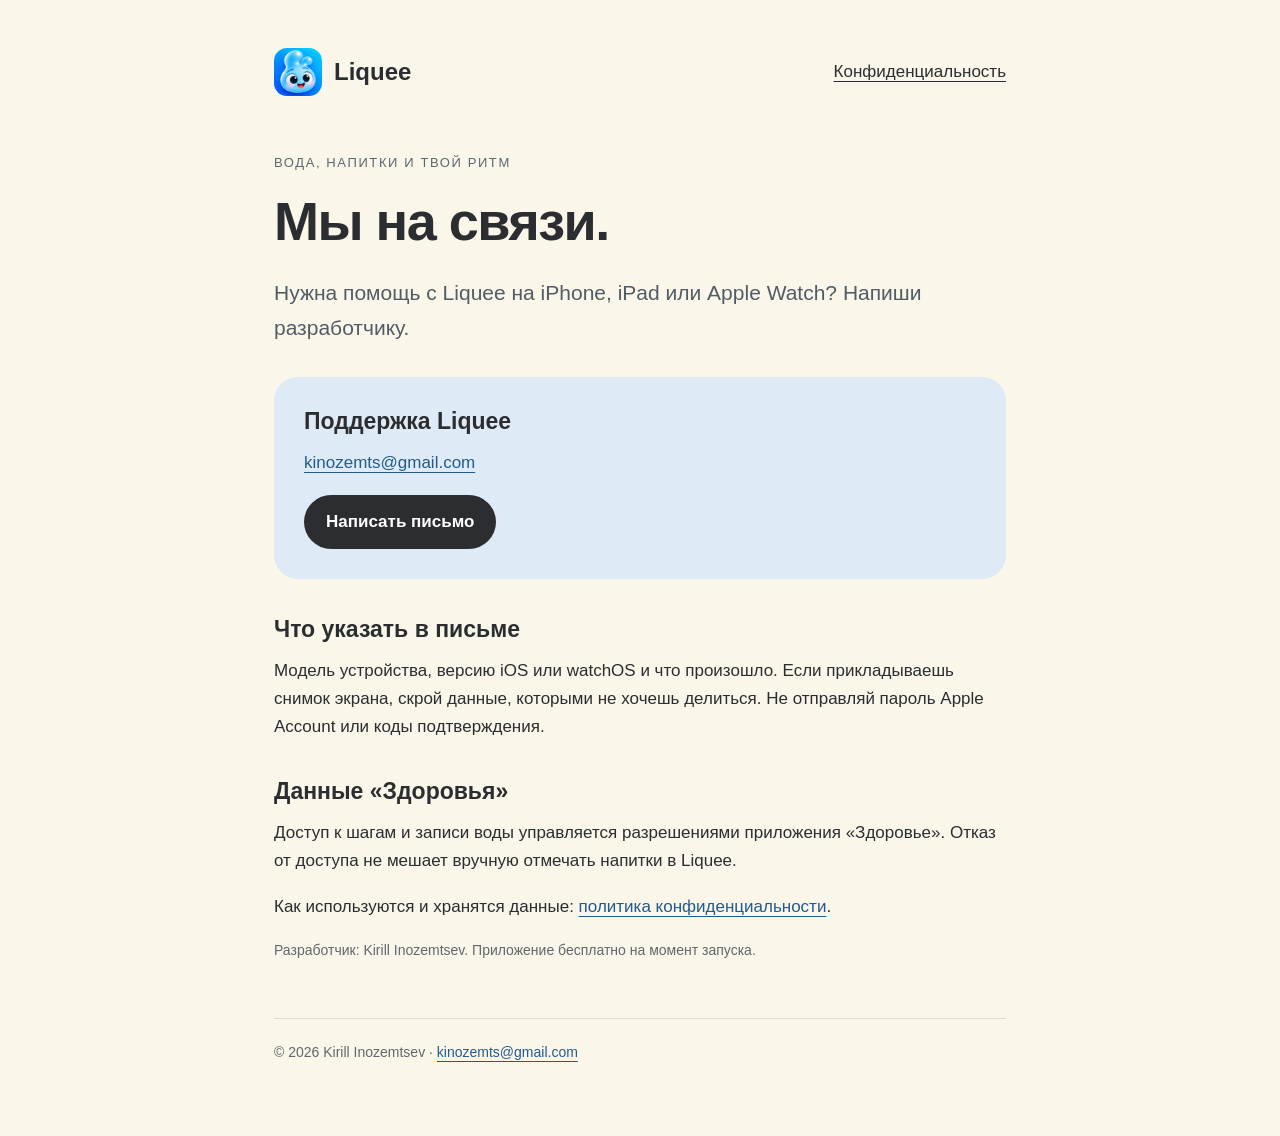
<file: index.html>
<!doctype html><html lang="ru"><head><meta charset="utf-8"><meta name="viewport" content="width=device-width,initial-scale=1"><title>Liquee — поддержка</title><meta name="description" content="Поддержка Liquee и информация о конфиденциальности данных трекера воды."><link rel="icon" href="./icon.png"><link rel="stylesheet" href="./style.css"></head><body><main class=""><nav aria-label="Навигация"><a class="brand" href="./"><img src="./icon.png" alt="" width="48" height="48">Liquee</a><a href="./privacy.html">Конфиденциальность</a></nav><p class="eyebrow">Вода, напитки и твой ритм</p><h1>Мы на связи.</h1><p class="lead">Нужна помощь с Liquee на iPhone, iPad или Apple Watch? Напиши разработчику.</p><section class="contact" aria-labelledby="contact-title"><h2 id="contact-title" style="margin-top:0">Поддержка Liquee</h2><p><a href="mailto:kinozemts@gmail.com">kinozemts@gmail.com</a></p><a class="button" href="mailto:kinozemts@gmail.com?subject=Liquee%20%E2%80%94%20%D0%BF%D0%BE%D0%B4%D0%B4%D0%B5%D1%80%D0%B6%D0%BA%D0%B0">Написать письмо</a></section><h2>Что указать в письме</h2><p>Модель устройства, версию iOS или watchOS и что произошло. Если прикладываешь снимок экрана, скрой данные, которыми не хочешь делиться. Не отправляй пароль Apple Account или коды подтверждения.</p><h2>Данные «Здоровья»</h2><p>Доступ к шагам и записи воды управляется разрешениями приложения «Здоровье». Отказ от доступа не мешает вручную отмечать напитки в Liquee.</p><p>Как используются и хранятся данные: <a href="./privacy.html">политика конфиденциальности</a>.</p><p class="meta">Разработчик: Kirill Inozemtsev. Приложение бесплатно на момент запуска.</p><footer>© 2026 Kirill Inozemtsev · <a href="mailto:kinozemts@gmail.com">kinozemts@gmail.com</a></footer></main></body></html>
</file>
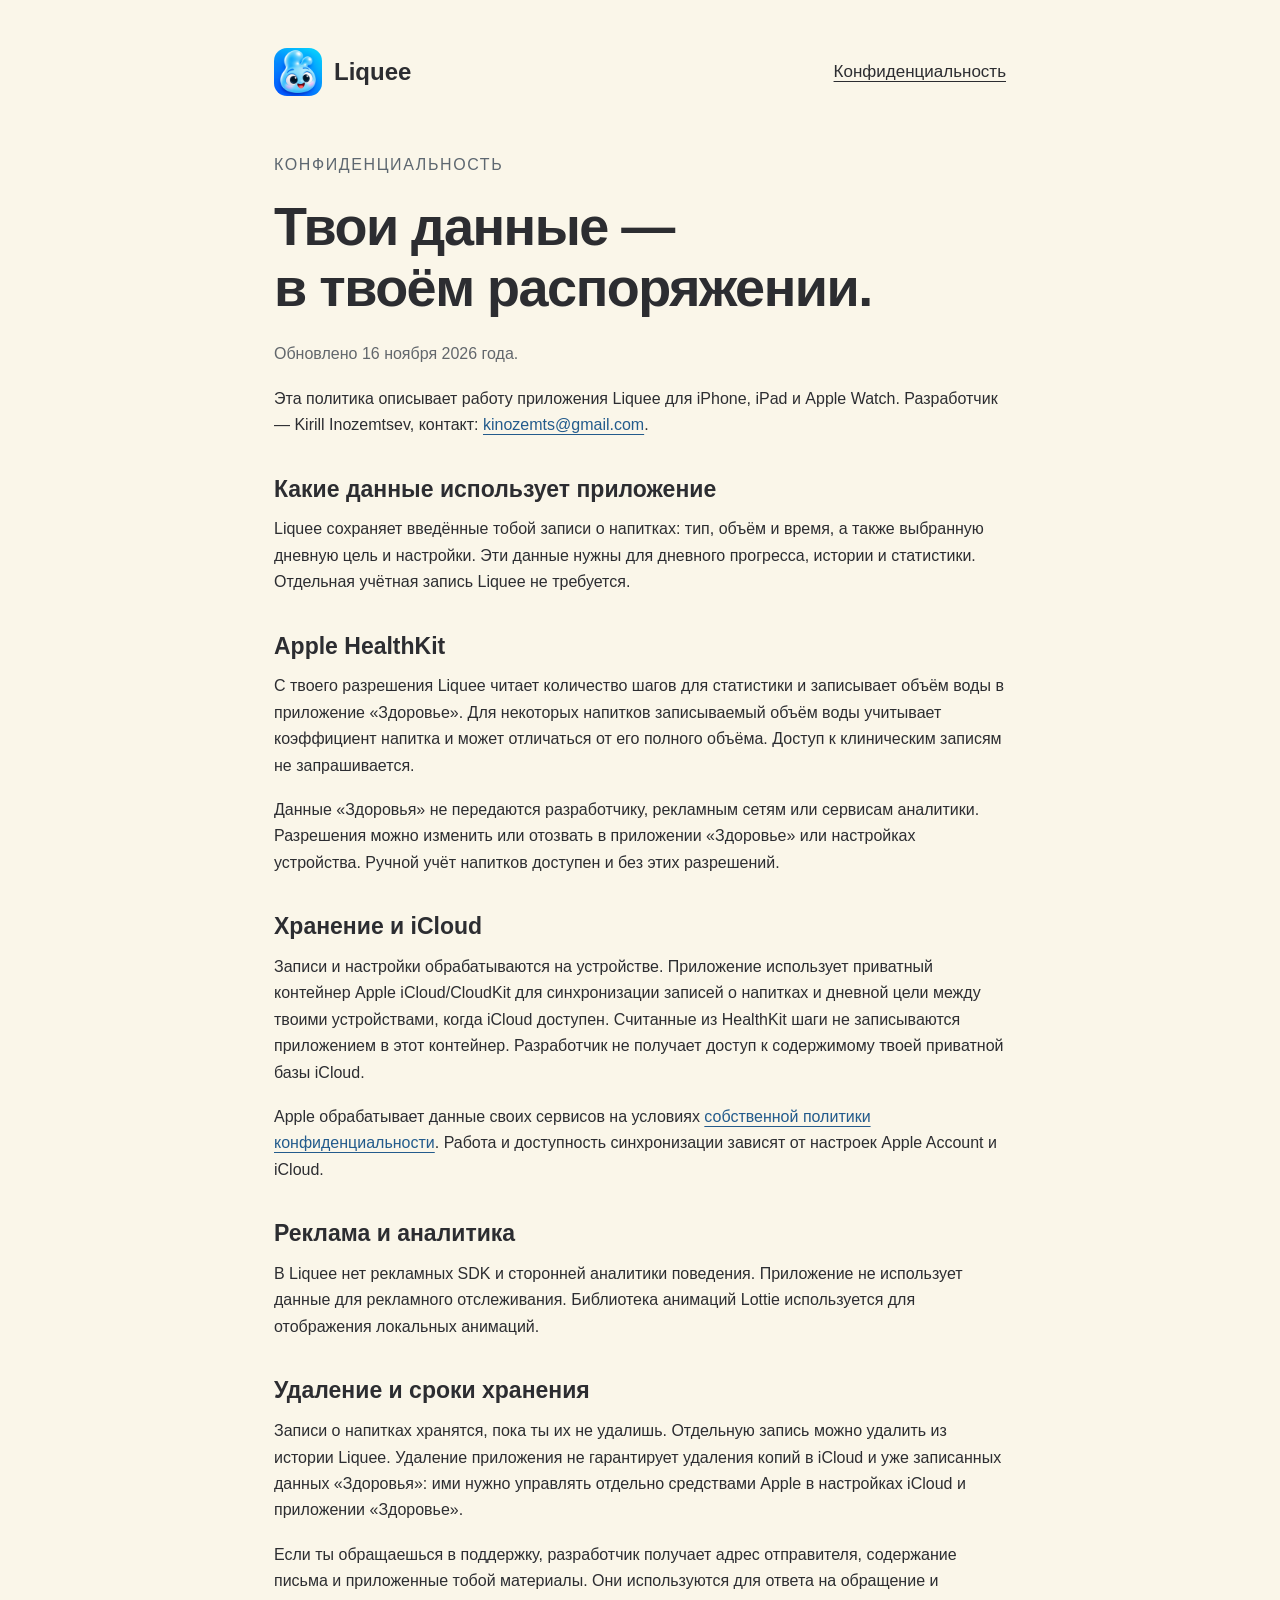
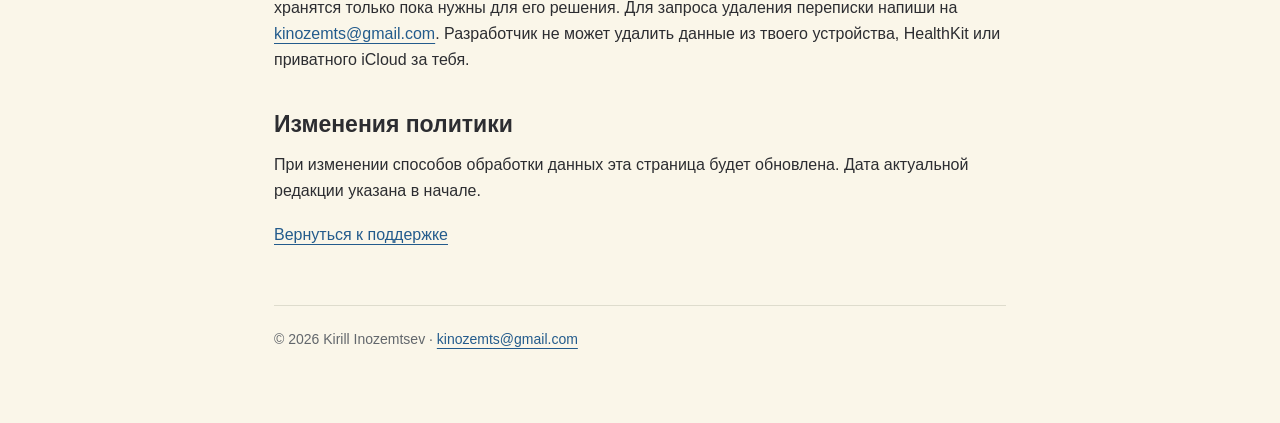
<file: privacy.html>
<!doctype html><html lang="ru"><head><meta charset="utf-8"><meta name="viewport" content="width=device-width,initial-scale=1"><title>Liquee — политика конфиденциальности</title><meta name="description" content="Поддержка Liquee и информация о конфиденциальности данных трекера воды."><link rel="icon" href="./icon.png"><link rel="stylesheet" href="./style.css"></head><body><main class="policy"><nav aria-label="Навигация"><a class="brand" href="./"><img src="./icon.png" alt="" width="48" height="48">Liquee</a><a href="./privacy.html">Конфиденциальность</a></nav><p class="eyebrow">Конфиденциальность</p><h1>Твои данные —<br>в твоём распоряжении.</h1><p class="meta">Обновлено 16 ноября 2026 года.</p><p>Эта политика описывает работу приложения Liquee для iPhone, iPad и Apple Watch. Разработчик — Kirill Inozemtsev, контакт: <a href="mailto:kinozemts@gmail.com">kinozemts@gmail.com</a>.</p><h2>Какие данные использует приложение</h2><p>Liquee сохраняет введённые тобой записи о напитках: тип, объём и время, а также выбранную дневную цель и настройки. Эти данные нужны для дневного прогресса, истории и статистики. Отдельная учётная запись Liquee не требуется.</p><h2>Apple HealthKit</h2><p>С твоего разрешения Liquee читает количество шагов для статистики и записывает объём воды в приложение «Здоровье». Для некоторых напитков записываемый объём воды учитывает коэффициент напитка и может отличаться от его полного объёма. Доступ к клиническим записям не запрашивается.</p><p>Данные «Здоровья» не передаются разработчику, рекламным сетям или сервисам аналитики. Разрешения можно изменить или отозвать в приложении «Здоровье» или настройках устройства. Ручной учёт напитков доступен и без этих разрешений.</p><h2>Хранение и iCloud</h2><p>Записи и настройки обрабатываются на устройстве. Приложение использует приватный контейнер Apple iCloud/CloudKit для синхронизации записей о напитках и дневной цели между твоими устройствами, когда iCloud доступен. Считанные из HealthKit шаги не записываются приложением в этот контейнер. Разработчик не получает доступ к содержимому твоей приватной базы iCloud.</p><p>Apple обрабатывает данные своих сервисов на условиях <a href="https://www.apple.com/legal/privacy/ru/">собственной политики конфиденциальности</a>. Работа и доступность синхронизации зависят от настроек Apple Account и iCloud.</p><h2>Реклама и аналитика</h2><p>В Liquee нет рекламных SDK и сторонней аналитики поведения. Приложение не использует данные для рекламного отслеживания. Библиотека анимаций Lottie используется для отображения локальных анимаций.</p><h2>Удаление и сроки хранения</h2><p>Записи о напитках хранятся, пока ты их не удалишь. Отдельную запись можно удалить из истории Liquee. Удаление приложения не гарантирует удаления копий в iCloud и уже записанных данных «Здоровья»: ими нужно управлять отдельно средствами Apple в настройках iCloud и приложении «Здоровье».</p><p>Если ты обращаешься в поддержку, разработчик получает адрес отправителя, содержание письма и приложенные тобой материалы. Они используются для ответа на обращение и хранятся только пока нужны для его решения. Для запроса удаления переписки напиши на <a href="mailto:kinozemts@gmail.com">kinozemts@gmail.com</a>. Разработчик не может удалить данные из твоего устройства, HealthKit или приватного iCloud за тебя.</p><h2>Изменения политики</h2><p>При изменении способов обработки данных эта страница будет обновлена. Дата актуальной редакции указана в начале.</p><p><a href="./">Вернуться к поддержке</a></p><footer>© 2026 Kirill Inozemtsev · <a href="mailto:kinozemts@gmail.com">kinozemts@gmail.com</a></footer></main></body></html>
</file>
<file: style.css>
*{box-sizing:border-box}html{color-scheme:light}body{margin:0;background:#faf6e9;color:#2c2d31;font:17px/1.65 -apple-system,BlinkMacSystemFont,"Segoe UI",sans-serif}main{max-width:780px;margin:auto;padding:48px 24px 72px}nav{display:flex;justify-content:space-between;gap:20px;align-items:center;margin-bottom:56px}nav a{color:inherit}a{color:#235b8c;text-underline-offset:4px}a:hover{color:#153b5c}a:focus-visible{outline:3px solid #235b8c;outline-offset:5px;border-radius:4px}.brand{display:flex;align-items:center;gap:12px;text-decoration:none;font-size:24px;font-weight:700}.brand img{width:48px;height:48px;border-radius:13px}h1{font-size:clamp(36px,6vw,54px);letter-spacing:-1.5px;line-height:1.12;margin:0 0 24px}h2{font-size:23px;line-height:1.3;margin:36px 0 12px}p{margin:0 0 18px}.eyebrow{font-size:13px;letter-spacing:1.6px;text-transform:uppercase;color:#5d6770}.lead{font-size:21px;color:#525c65}.contact{padding:30px;background:#deebf7;border-radius:24px;margin:32px 0}.button{display:inline-block;background:#2c2d31;color:#fff;padding:13px 22px;border-radius:99px;text-decoration:none;font-weight:600}.button:hover{background:#45464b;color:#fff}.meta,footer{font-size:14px;color:#62676c}footer{margin-top:56px;border-top:1px solid #dedccd;padding-top:22px}.policy p,.policy li{font-size:16px}li{margin:10px 0}@media(max-width:480px){main{padding-top:24px}nav{align-items:flex-start;margin-bottom:40px}nav>a{font-size:14px}.contact{padding:24px}}
</file>
